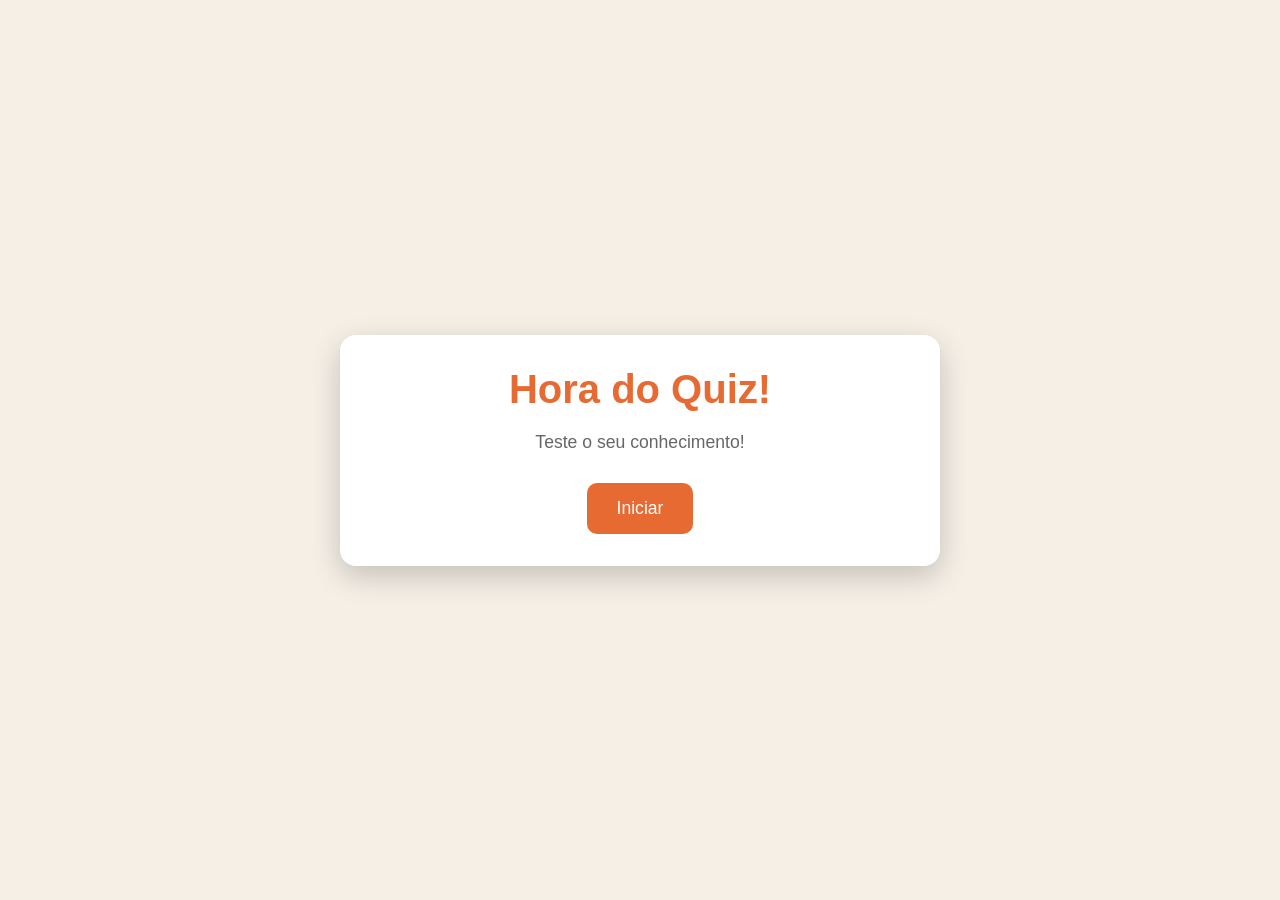
<file: 01 - quiz game (Não funciona)/index.html>
<!DOCTYPE html>
<html lang="pt-br">
<head>
    <meta charset="UTF-8">
    <meta name="viewport" content="width=device-width, initial-scale=1.0">
    <link rel="stylesheet" href="style.css">
    <title>Quiz Game</title>
</head>
<body>
    <div class="container">
        <div class="screen active" id="start-screen">
            <h1>Hora do Quiz!</h1>
            <p>Teste o seu conhecimento!</p>
            <button id="start-btn">Iniciar</button>
        </div>

        <div class="screen" id="quiz-screen">
            <div class="quiz-header" >
                <h2 id="question-text">Pergunta</h2>
                <div class="quiz-info">
                    <p>Pergunta <span id="current-question">1</span> de <span id="total-questions">5</span></p>
                    <p>Pontos: <span id="score">0</span></p>
                </div>
            </div>

            <div class="answers-container" id="answers-container">
                <!-- Botão das alternativas -->
            </div>

            <div class="progress-bar">
                <div id="progress" class="progress">
                    <!-- barra de progresso -->
                </div>
            </div>
        </div>

        <div id="result-screen" class="screen">
            <h1>Resultado do Quiz</h1>
            <div class="result-info">
                <p>Sua pontuação foi <span>0</span> de <span id="max-score">5</span></p>

                <div id="result-message">
                    Bom trabalho!
                </div>
            </div>
            <button id="restart-btn">Reiniciar Quiz</button>
        </div>
    </div>
    <script src="script.js"></script>
</body>
</html>
</file>
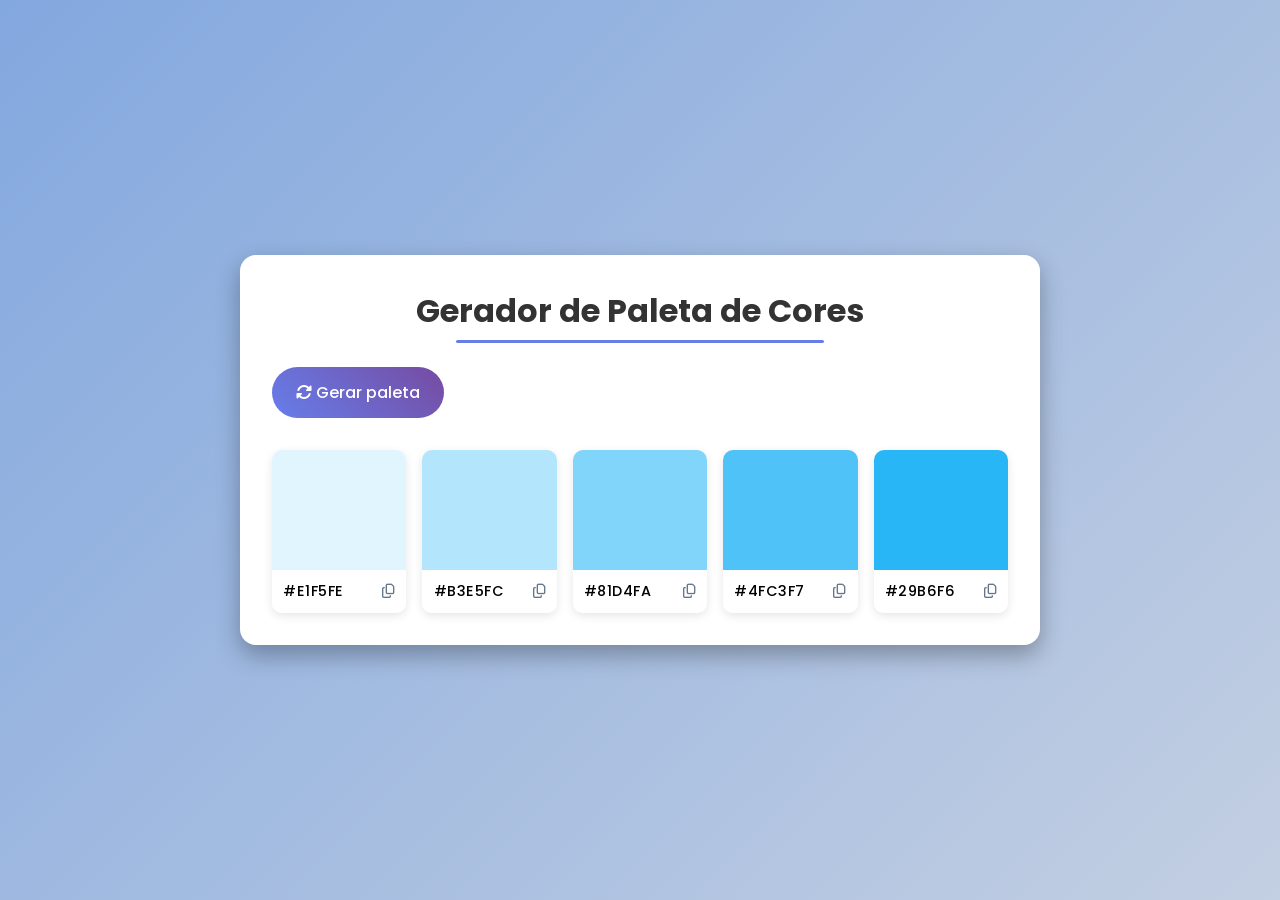
<file: 02 - paletes (Funciona)/index.html>
<!DOCTYPE html>
<html lang="pt-br">
<head>
    <meta charset="UTF-8">
    <meta name="viewport" content="width=device-width, initial-scale=1.0">
    <title>Document</title>
<link
      rel="stylesheet"
      href="https://cdnjs.cloudflare.com/ajax/libs/font-awesome/6.7.2/css/all.min.css"
      integrity="sha512-Evv84Mr4kqVGRNSgIGL/F/aIDqQb7xQ2vcrdIwxfjThSH8CSR7PBEakCr51Ck+w+/U6swU2Im1vVX0SVk9ABhg=="
      crossorigin="anonymous"
      referrerpolicy="no-referrer"
    />    <link rel="stylesheet" href="style.css">
</head>
<body>

    <div class="container">
        <h1>Gerador de Paleta de Cores</h1>

        <button id="generate-btn">
            <i class="fas fa-sync-alt"></i>
            Gerar paleta
        </button>

        <div class="palette-container">
            <!-- CAIXA 1 -->
             <div class="color-box">
             <div class="color" style="background-color: #e1f5fe;"></div>
             <div class="color-info">
                <span class="hex-value">#E1F5FE</span>
                <i class="far fa-copy copy-btn" title="Copiar para a área de transferência"></i>
             </div>
             </div>

             <!-- CAIXA 2 -->
             <div class="color-box">
             <div class="color" style="background-color: #b3e5fc;"></div>
             <div class="color-info">
                <span class="hex-value">#B3E5FC</span>
                <i class="far fa-copy copy-btn" title="Copiar para a área de transferência"></i>
             </div>
             </div>

             <!-- CAIXA 3 -->
             <div class="color-box">
             <div class="color" style="background-color: #81d4fa;"></div>
             <div class="color-info">
                <span class="hex-value">#81D4FA</span>
                <i class="far fa-copy copy-btn" title="Copiar para a área de transferência"></i>
             </div>
             </div>

             <!-- CAIXA 4 -->
             <div class="color-box">
             <div class="color" style="background-color: #4fc3f7;"></div>
             <div class="color-info">
                <span class="hex-value">#4FC3F7</span>
                <i class="far fa-copy copy-btn" title="Copiar para a área de transferência"></i>
             </div>
             </div>

             <!-- CAIXA 5 -->
             <div class="color-box">
             <div class="color" style="background-color: #29b6f6;"></div>
             <div class="color-info">
                <span class="hex-value">#29B6F6</span>
                <i class="far fa-copy copy-btn" title="Copiar para a área de transferência"></i>
             </div>
             </div>
        </div>

    </div>
    
    <script src="script.js"></script>
    
</body>
</html>
</file>
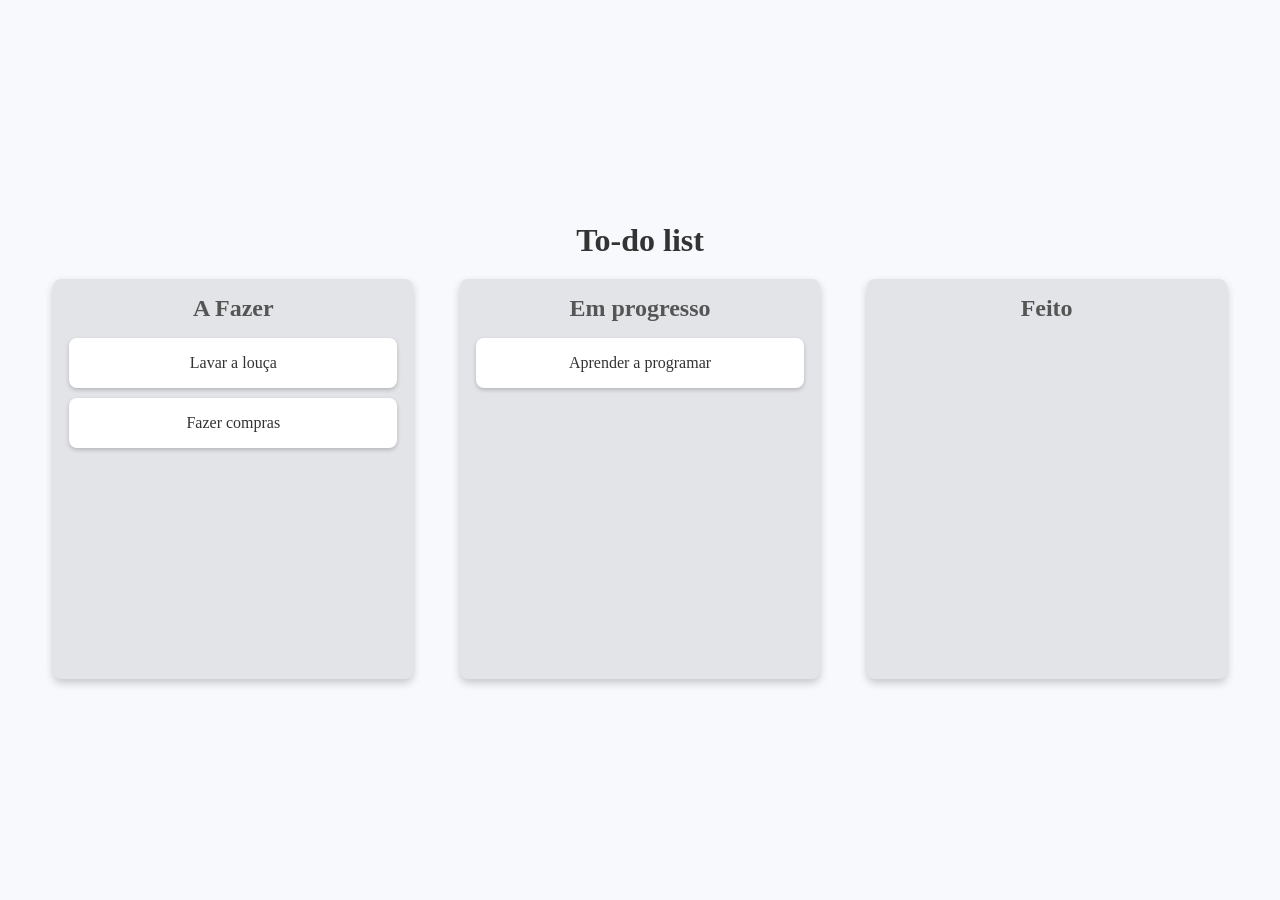
<file: 03 - todolist (Funciona)/index.html>
<!DOCTYPE html>
<html lang="pt-br">
<head>
    <meta charset="UTF-8">
    <meta name="viewport" content="width=device-width, initial-scale=1.0">
    <title>Document</title>
    <link rel="stylesheet" href="style.css">
</head>
<body>

    <div class="container">
        <h1>To-do list</h1>

        <div class="board">
            <!-- LISTA 1 -->
            <div class="list" id="list1">
                <h2>A Fazer</h2>
                <div class="card" draggable="true" id="card1">Lavar a louça</div>
                <div class="card" draggable="true" id="card2">Fazer compras</div>
            </div>
            <!-- LISTA 2 -->
             <div class="list" id="list2">
                <h2>Em progresso</h2>
                <div class="card" draggable="true" id="card3">Aprender a programar</div>
             </div>
             <!-- LISTA 3 -->
            <div class="list" id="list3">
                <h2>Feito</h2>
            </div>

        </div>
    </div>
    <script src="script.js"></script>
</body>
</html>
</file>
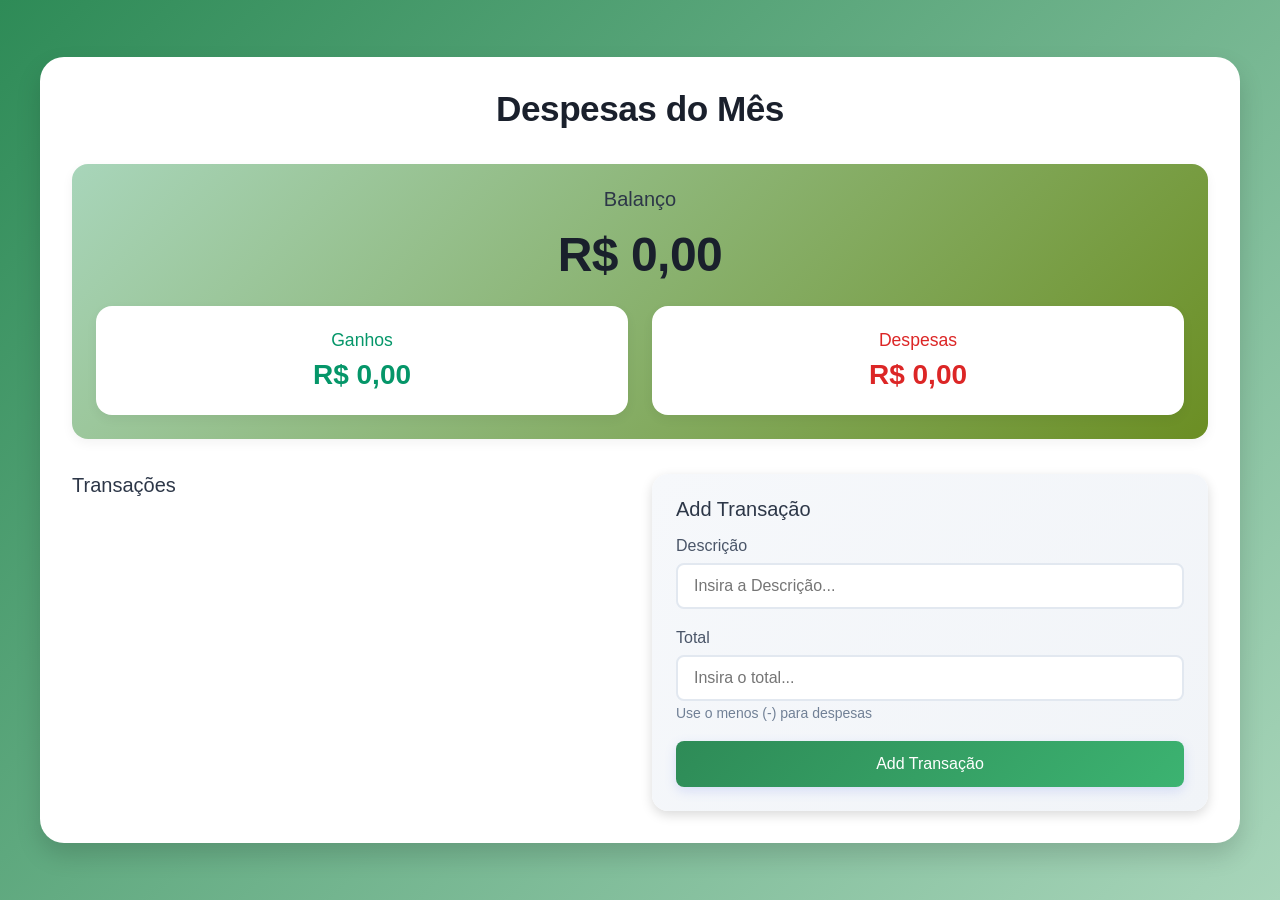
<file: 04 - lista de despesas (Funciona)/index.html>
<!DOCTYPE html>
<html lang="pt-br">
<head>
    <meta charset="UTF-8">
    <meta name="viewport" content="width=device-width, initial-scale=1.0">
    <title>Document</title>
    <link rel="stylesheet" href="style.css">
</head>
<body>

    <div class="container">
        <h1>Despesas do Mês</h1>

        <div class="balance-container">
            <h2>Balanço</h2>
            <h1 id="balance">R$0,00</h1>

            <div class="summary">
                <div class="income">
                    <h3>Ganhos</h3>
                    <p id="income-amount">R$0,00</p>
                </div>
                <div class="expenses">
                    <h3>Despesas</h3>
                    <p id="expense-amount">R$0,00</p>
                </div>
            </div>
        </div>
        <div class="main-content">
            <div class="transaction-container">
                <h2>Transações</h2>
                <ul id="transaction-list">
                    <!-- TRANSAÇÕES -->

                </ul>
            </div>
            <div class="form-container">
                <h2>Add Transação</h2>

                <form id="transaction-form">
                    <div class="form-group">
                        <label for="description">Descrição</label>
                        <input type="text" id="description" placeholder="Insira a Descrição..." required/>
                    </div>
                    <div class="form-group">
                        <label for="amount">Total</label>
                        <input type="number" id="amount" placeholder="Insira o total..." required/>
                        <small>Use o menos (-) para despesas</small>
                    </div>

                    <button type="submit">Add Transação</button>
                </form>
            </div>
        </div>
    </div>

    <script src="script.js"></script>
    
</body>
</html>
</file>
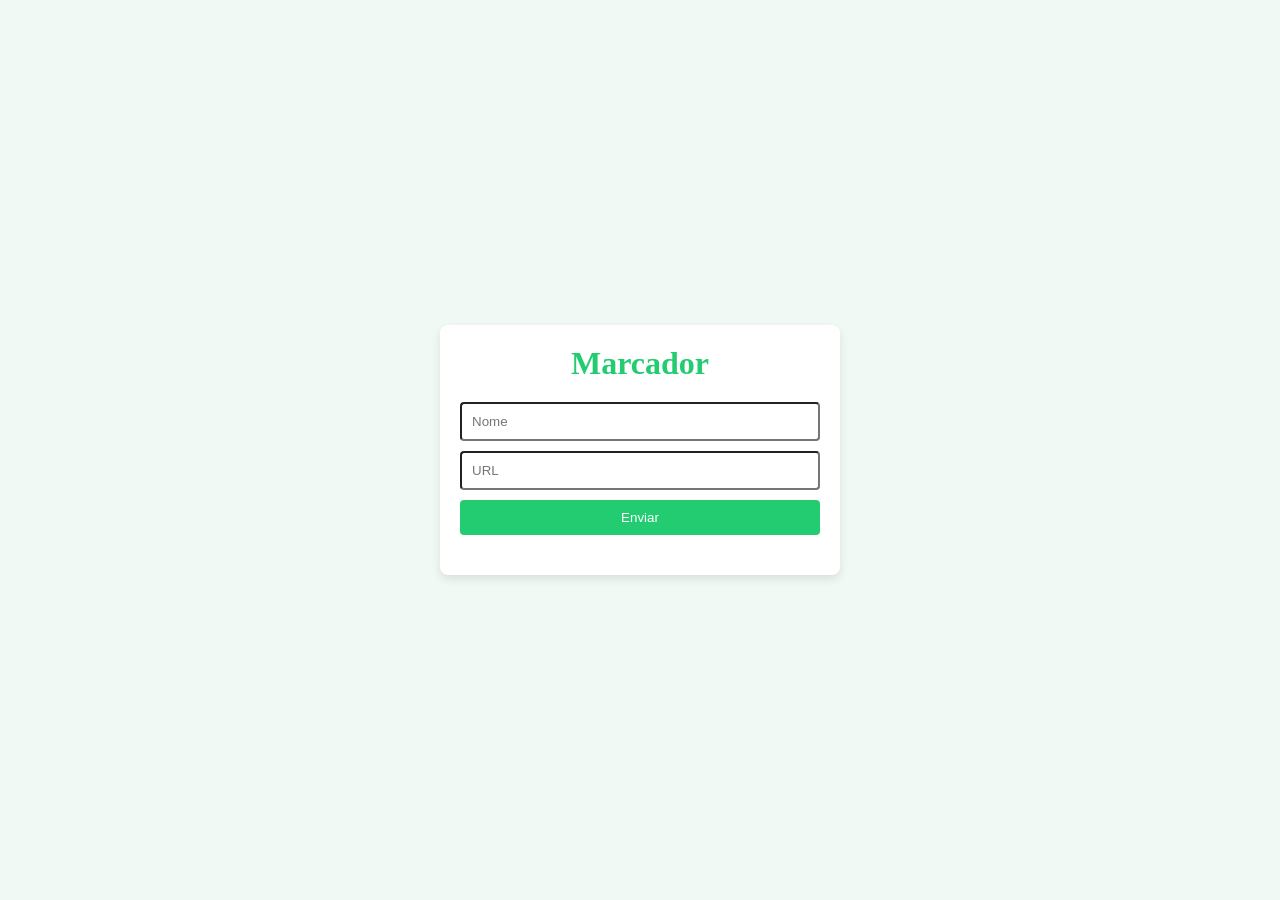
<file: 05 - Bookmark (Funciona mais ou menos)/index.html>
<!DOCTYPE html>
<html lang="pt-br">
<head>
    <meta charset="UTF-8">
    <meta name="viewport" content="width=device-width, initial-scale=1.0">
    <link rel="stylesheet" href="style.css">
    <title>Document</title>
</head>
<body>
    
    <div class="app-container">
        <h1>Marcador</h1>
        <div class="input-container">
            <input type="text" id="bookmark-name" placeholder="Nome">
            <input type="text" id="bookmark-url" placeholder="URL">

            <button id="add-bookmark">Enviar</button>
        </div>
        <ul id="bookmark-list"></ul>
    </div>

    <script src="script.js"></script>
</body>
</html>
</file>
<file: 01 - quiz game (Não funciona)/style.css>
/* Design Padrão */

*{
    margin: 0;
    padding: 0;
    box-sizing: border-box;
}

body{
    background-color: #f5efe6;
    display: flex;
    justify-content: center;
    align-items: center;
    min-height: 100vh;
    padding: 1rem;
    font-family: sans-serif;
}

.container{
    background-color: white;
    border-radius: 1rem;
    box-shadow: 0 10px 30px rgba(0,0,0,0.2);
    width: 100%;
    max-width: 600px;
    overflow: hidden;
    position: relative;
}

/* TELAS */

.screen{
    display: none;
    padding: 2rem;
    text-align: center;
}

.screen.active{
    display: block;
}

/* TELA INICIAL */

#start-screen h1{
    color: #e86a33;
    margin-bottom: 20px;
    font-size: 2.5rem;
}

#start-screen p{
    color: #666;
    margin-bottom: 30px;
    font-size: 1.1rem;
}

.quiz-header{
    margin-bottom: 2rem;
}

#question-text {
    color: #333;
    font-size: 1.5rem;
    margin-bottom: 1rem;
    line-height: 1.4;
}

.quiz-info{
    display: flex;
    justify-content: space-between;
    color: #666;
    font-size: 1rem;
    margin-bottom: 10px;
}

.answers-container{
    display: flex;
    flex-direction: column;
    gap: 10px;
    margin-bottom: 25px;
}

.answer-btn{
    background-color: #f8f0e5;
    color: 333;
    border: 2px solid #eadbc8;
    border-radius: 10px;
    padding: 1rem;
    cursor: pointer;
    text-align: left;
    transition: all 0.3s ease;
}

.answer-btn:hover{
    background-color: #eadbc8;
    border-color: #dac0ae;
}

.answer-btn.correct{
    background-color: #e6fff0;
    border-color: #a3f0c4;
    color: #28a745;
}

.answer-btn.incorretwer-btn.correct{
    background-color: #fff0f0;
    border-color: #ffbdbd;
    color: #dc3545;
}

.progress-bar{
    height: 10px;
    background-color: #f8f0e5;
    border-radius: 5px;
    overflow: hidden;
    margin-top: 20px;
}

.progress{
    height: 100%;
    background-color: #e86a33;
    width: 0%;
    transition: width 0.3s ease;

}

/* TELA DE RESULTADO */

#result-screen h1{
    color: #e86a33;
    margin-bottom: 30px;
}

.result-info{
    background-color: #f8f0e5;
    border-radius: 10px;
    padding: 20px;
    margin-bottom: 30px;
}

.result-info p{
    font-size: 1.2rem;
    color: #333;
    margin-bottom: 1rem;
}

#result-message{
    font-size: 1.5rem;
    font-weight: 600;
    color: #e86a33;
}

button{
    background-color: #e86a33;
    color: white;
    border: none;
    border-radius: 10px;
    padding: 15px 30px;
    font-size: 1.1rem;
    cursor: pointer;
    transition: background-color 0.3s ease;
}

button:hover{
    background-color: #d45b28;
}

/* RESPONSIVIDADE */

@media (max-width: 500px){
    .screen{
        padding: 1rem;
    }

    #start-screen h1{
        font-size: 2rem;
    }

    #question-text{
        font-size: 1.3rem;
    }

    .answer-btn{
        padding: 12px;
    }

    button{
        padding: 12px 25px;
        font-size: 1rem;
    }
}
</file>
<file: 02 - paletes (Funciona)/style.css>
/* Basic Reset */
@import url(https://fonts.googleapis.com/css?family=Poppins:100,100italic,200,200italic,300,300italic,regular,italic,500,500italic,600,600italic,700,700italic,800,800italic,900,900italic);

* {
  margin: 0;
  padding: 0;
  box-sizing: border-box;
  font-family: "Poppins", sans-serif;
}

body {
  background: linear-gradient(135deg, #83a8df, #c3cfe2);
  min-height: 100vh;
  display: flex;
  align-items: center;
  justify-content: center;
  padding: 20px;
}

.container {
  background-color: #fff;
  border-radius: 1rem;
  padding: 2rem;
  width: 100%;
  max-width: 800px;
  box-shadow: 0 10px 25px rgba(0, 0, 0, 0.3);
}

h1 {
  text-align: center;
  margin-bottom: 1.5rem;
  color: #333;
  position: relative;
  padding-bottom: 0.5rem;
}

h1::after {
  content: "";
  position: absolute;
  bottom: 0;
  left: 50%;
  transform: translateX(-50%);
  width: 50%;
  height: 3px;
  background-color: #667eea;
  border-radius: 2px;
}

#generate-btn {
  background: linear-gradient(45deg, #667eea, #764ba2);
  color: white;
  border: none;
  padding: 0.8rem 1.5rem;
  border-radius: 50px;
  cursor: pointer;
  font-weight: 500;
  margin-bottom: 2rem;
  font-size: 1rem;
}

#generate-btn:hover {
  transform: translateY(-2px);
  box-shadow: 0 6px 10px rgba(102, 126, 234, 0.3);
}

#generate-btn:active {
  transform: translateY(0);
}

.palette-container {
  display: grid;
  gap: 1rem;
  grid-template-columns: repeat(auto-fit, minmax(130px, 1fr));
}

.color-box {
  border-radius: 10px;
  overflow: hidden;
  box-shadow: 0 3px 10px rgba(0, 0, 0, 0.1);
  transition: transform 0.2s;
}

.color-box:hover {
  transform: translateY(-5px);
}

.color {
  height: 120px;
  cursor: pointer;
}

.color-info {
  background-color: #fff;
  padding: 0.7rem;
  display: flex;
  align-items: center;
  justify-content: space-between;
  font-size: 0.9rem;
}

.hex-value {
  font-weight: 500;
  letter-spacing: 0.5px;
}

.copy-btn {
  cursor: pointer;
  color: #64748b;
  transition: color 0.2s;
}

.copy-btn:hover {
  color: #667eea;
}

@media (max-width: 768px) {
  .palette-container {
    grid-template-columns: repeat(auto-fit, minmax(100px, 1fr));
  }
}
</file>
<file: 03 - todolist (Funciona)/style.css>
*{
    padding: 0;
    margin: 0;
    box-sizing: border-box;
}

body{
    background-color: #f7f9fc;
    display: flex;
    justify-content: center;
    align-items: center;
    min-height: 100vh;
}

.container{
    text-align: center;
    width: 100%;
    padding: 1.2rem;
}

h1{
    color: #333;
    margin-bottom: 20px;
    font-size: 2rem;
}

.board{
    display: flex;
    justify-content: space-around;
    align-items: flex-start;
    width: 100%;
    max-width: 1200px;
    margin: 0 auto;
    gap: 20px;
}

.list{
    background-color: #e3e4e8;
    padding: 1rem;
    border-radius: 8px;
    width: 30%;
    min-height: 400px;
    box-shadow: 0 4px 8px rgba(0, 0, 0, 0.2);
}

.list h2{
    color: #555;
    margin-bottom: 1rem;
    font-size: 1.5rem;
}

.card{
    background-color: white;
    color: #333;
    padding: 1rem;
    margin-bottom: 10px;
    border-radius: 8px;
    cursor: grab;
    box-shadow: 0 2px 4px rgba(0, 0, 0, 0.2);
    transition: transform 0.2s, box-shadow 0.2s;
}

.card:active{
    cursor: grabbing;
    transform: scale(1.05);
    box-shadow: 0 4px 8px rgba(0, 0, 0, 0.2);
}

.list.over{
    background-color: #d1d3d8;
}

@media (max-widht:768px){
    .board{
        flex-direction: column;
        align-items: center;
    }
    .list{
        width: 80%;
        margin-bottom: 20px;
    }
}
</file>
<file: 04 - lista de despesas (Funciona)/style.css>
*{
    margin: 0;
    padding: 0;
    box-sizing: border-box;
}

body{
    background: linear-gradient(135deg, #2e8b57, #a8d5ba);
    min-height: 100vh;
    font-family: "Poppins", sans-serif;
    display: flex;
    align-items: center;
    justify-content: center;
    padding: 20px;
    color: #2d3436;
}

.container{
    width: 100%;
    max-width: 1200px;
    background-color: #fff;
    padding: 2rem;
    border-radius: 24px;
    box-shadow: 0 12px 24px rgba(0, 0, 0, 0.15);
}

h1{
    text-align: center;
    color: #1a202c;
    margin-bottom: 35px;
    font-size: 2.2rem;
    font-weight: 600;
    letter-spacing: -0.5px;
}

h2{
    color: #2d3748;
    margin-bottom: 1rem;
    font-size: 1.25rem;
    font-weight: 500;
}

.balance-container{
    text-align: center;
    margin-bottom: 35px;
    padding: 24px;
    background: linear-gradient(135deg, #a8d5ba, #6b8e23);
    border-radius: 1rem;
    box-shadow: 0 4px 12px rgba(0, 0, 0, 0.05);
}

.balance-container h1{
    font-size: 3rem;
    margin: 15px 0;
    margin-bottom: 20px;
}

.summary{
    display: grid;
    grid-template-columns: 1fr 1fr;
    gap: 24px;
    margin-top: 24px;
}

.main-content{
    display: grid;
    grid-template-columns: 1fr 1fr;
    gap: 24px;
}

.income, .expenses{
    background-color: white;
    padding: 24px;
    border-radius: 1rem;
    box-shadow: 0 4px 12px rgba(0, 0, 0, 0.05);
    transition: transform 0.2s ease;
}

.income:hover, .expenses:hover{
    transform: translateY(-2px);
}

.income h3{
    color: #059669;
    font-size: 1.1rem;
    font-weight: 500;
}

.expenses h3{
    color: #dc2626;
    font-size: 1.1rem;
    font-weight: 500;
}

.income p, .expenses p{
    margin-top: 8px;
    font-size: 1.75rem;
    font-weight: 600;
}

.income p{
    color: #059669;
}

.expenses p{
    color: #dc2626;
}

.transaction-container{
    height: 100%;
    display: flex;
    flex-direction: column;
}

#transaction-list{
    list-style: none;
    max-height: 500px;
    overflow-y: auto;
    padding-right: 8px;
    flex-grow: 1;
}

#transction-list::-webkit-scrollbar{
    width: 8px;
}


#transction-list::-webkit-scrollbar-track{
    background-color: #f1f1f1;
    border-radius: 4px;
}

#transction-list::-webkit-scrollbar-thumb{
    background-color: #cbd5e0;
    border-radius: 4px;
}

#transction-list::-webkit-scrollbar-thumb:hover{
    background-color: #a0aec0;

}

.transaction{
    display: flex;
    justify-content: space-between;
    align-items: center;
    padding: 1rem 1.2rem;
    margin-bottom: 12px;
    border-radius: 12px;
    background-color: #fff;
    box-shadow: 0 2px 8px rgba(0, 0, 0, 0.05);
    transition: all 0.2s ease;
    border-right: 5px solid;
    animation: slideIn 0.3s ease;
}

@keyframes slideIn {
    from{
        opacity: 0;
        transform: translateX(-20px);
    }

    to{
        opacity: 1;
        transform: translateX(0px);
    }
}

.transaction:hover{
    transform: translateX(4px);
    box-shadow: 0 4px 12px rgba(0, 0, 0, 0.1);
}

.transction.income{
    border-right-color:#059669;
}

.transaction.expense{
    border-right-color: #dc2626;
}

.transaction .delete-btn{
    background: none;
    border: none;
    color: #dc2626;
    cursor: pointer;
    font-size: 1.4rem;
    opacity: 0;
    transition: all 0.2s ease;
    padding: 4px 8px;
    border-radius: 4px;
    margin-left: 12px;
}

.transaction .delete-btn:hover{
    background-color: #fee2e2;
    transform: scale(1.1);
}

.form-container{
    background: linear-gradient(135deg, #f6f8fb, #f1f4f8);
    padding: 24px;
    border-radius: 16px;
    box-shadow: 0 4px 12px rgba(0, 0, 0, 0.15);
    height: 100%;
    display: flex;
    flex-direction: column;
}

.form-container form{
    height: 100%;
    display: flex;
    flex-direction: column;
}

.form-group{
    margin-bottom: 20px;
}

label{
    display: block;
    margin-bottom: 8px;
    color: #4a5568;
    font-weight: 500;
}

input{
    width: 100%;
    padding: 12px 16px;
    border: 2px solid #e2e8f0;
    border-radius: 8px;
    font-size: 1rem;
    transition: all 0.2s ease;
    background-color: white;
}

input:focus{
    outline: none;
    border-color: #667eea;
    box-shadow: 0 0 0 3px rgba(102, 126, 234, 0.1);
}

input:hover{
    border-color: #cbd5e0;
}

small{
    color: #718096;
    font-size: 0.875rem;
    margin-top: 4px;
    display: block;
}

button[type="submit"]{
   width: 100%;
   padding: 14px;
   background: linear-gradient(135deg, #2e8b57 0%, #3cb371 100%);
   color: white;
   border: none;
   border-radius: 8px;
   cursor: pointer;
   font-size: 1rem;
   font-weight: 500;
   transition: all 0.2s ease;
   box-shadow: 0 4px 12px rgba(102, 126, 234, 0.2);
   margin-top: auto; 
}

button[type="submit"]:hover{
    transform: translateY(-2px);
    box-shadow: 0 6px 16px rgba(102, 126, 234, 0.3);
}

button[type="submit"]:active{
    transform: translateY(0);
}

@media (max-width: 900px) {
    .main-content{
        grid-template-columns: 1fr;
    }

    #transction-list{
        max-height: 300px;
    }

}

@media (max-width: 480px) {
    .container{
        padding: 24px;
    }
    .summary{
        grid-template-columns: 1fr;
        gap: 16px;
    }
    .balance-container h1{
        font-size: 2.5rem;
    }
    .income p, .expenses p{
        font-size: 1.5rem;
    }
    .transction{
        padding: 14px 16px;
    }
    h1{
        font-size: 1.8rem;
    }
}
</file>
<file: 05 - Bookmark (Funciona mais ou menos)/style.css>
*{
    margin: 0;
    padding: 0;
    box-sizing: border-box;
}

body{
    background-color: #f0f9f4;
    color: #333;
    display: flex;
    justify-content: center;
    align-items: center;
    height: 100vh;
}

.app-container{
    background-color: #fff;
    padding: 20px;
    border-radius: 8px;
    box-shadow: 0 4px 10px rgba(0, 0, 0, 0.1);
    max-width: 400px;
    width: 90%;
    text-align: center;
}

h1{
    color: #23cc71;
    margin-bottom: 20px;
}

.input-container{
    display: flex;
    flex-direction: column;
    gap: 10px;
    margin-bottom: 20px;
}

input{
    padding: 10px;
    border-radius: 4px;
    order: 1px solid #ddd;
}

button{
    padding: 10px;
    background-color: #23cc71;
    color: white;
    border: none;
    border-radius: 4px;
    cursor:pointer;
    transition: background-color 0.3s ease;
}

button:hover{
    background-color: #23cc71;
}

#bookmark-list{
    list-style: none;
    padding: 0;
}

#bookmark-list li{
    background-color: #f9f9f9;
    padding: 10px;
    border: 1px solid #ddd;
    border-radius: 4px;
    margin-bottom: 10px;
    display: flex;
    justify-content: space-between;
    align-items: center;
}

#bookmark-list a{
    color: #23cc71;
    text-decoration: none;
}

#bookmark-list button{
    background-color: #e74c3c;
    padding: 5px 10px;
}

#bookmark-list button:hover{
    background-color: #c0392b;
}
</file>
